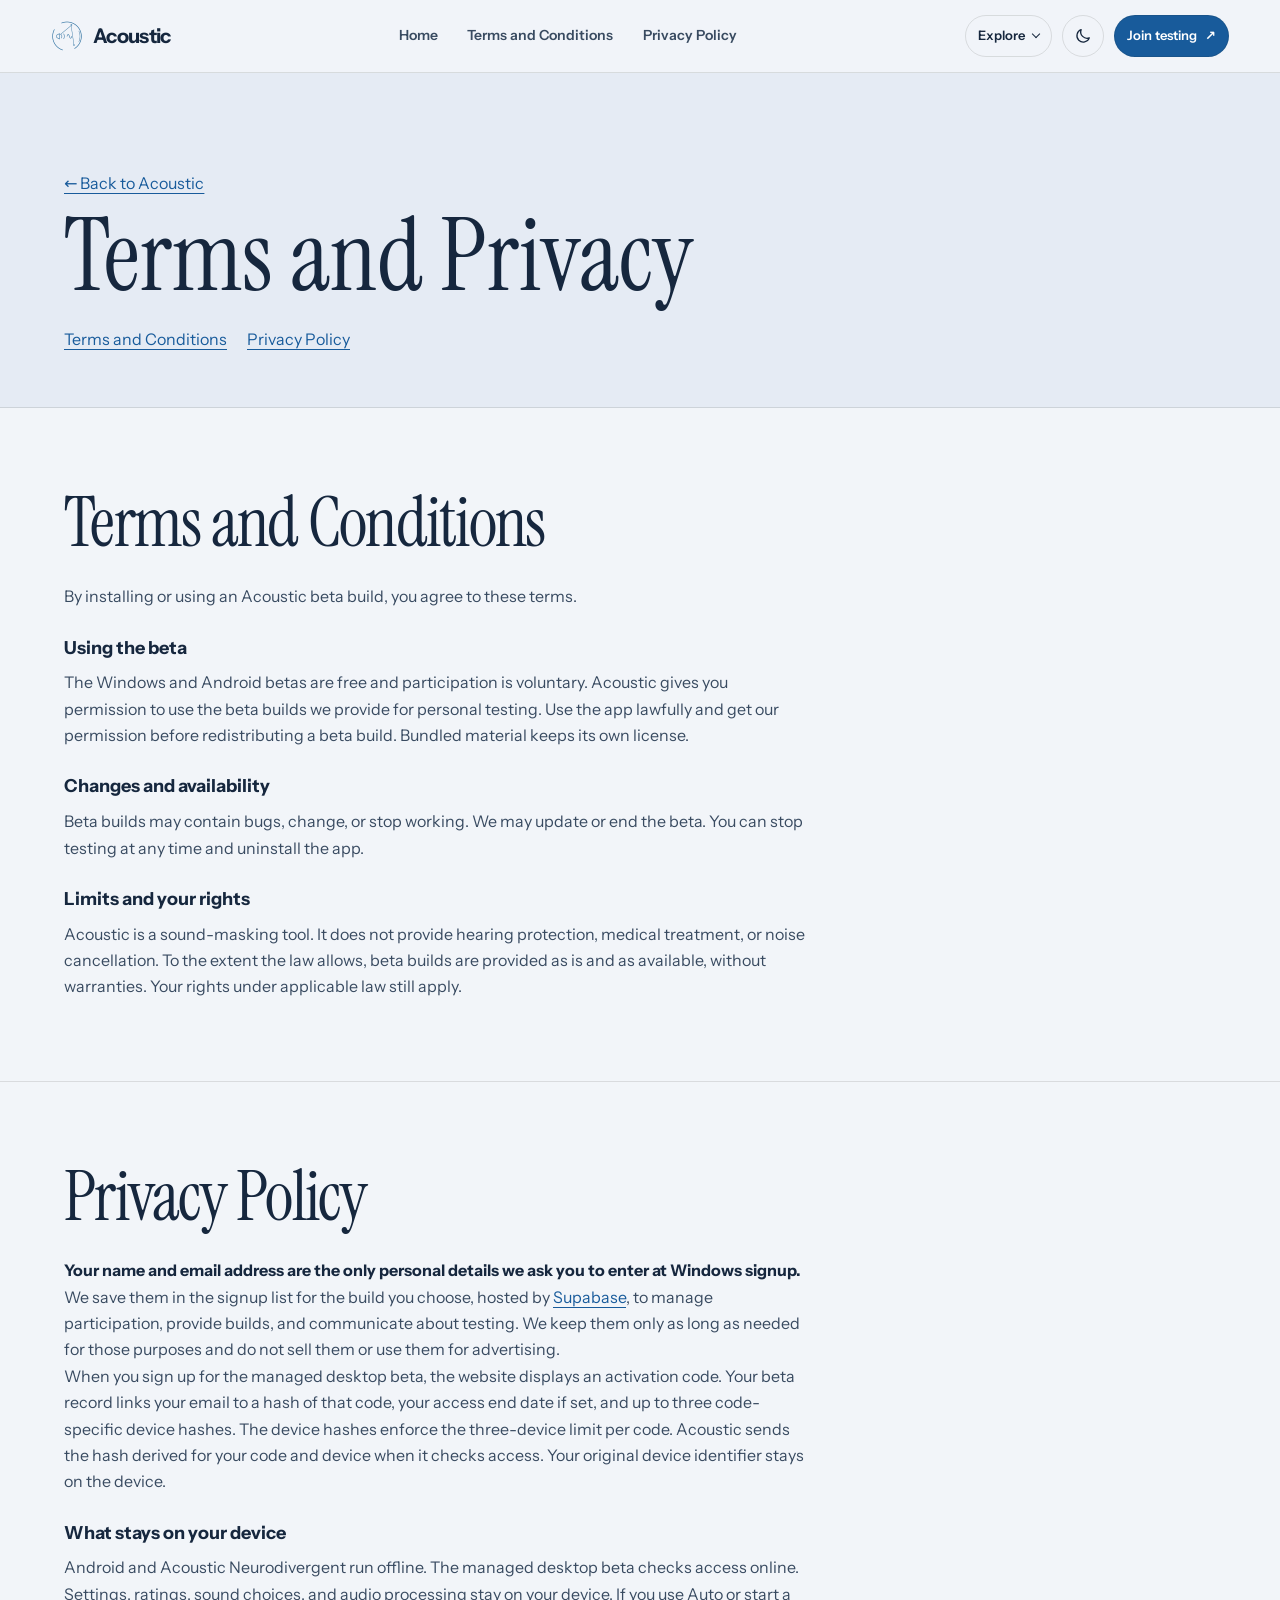
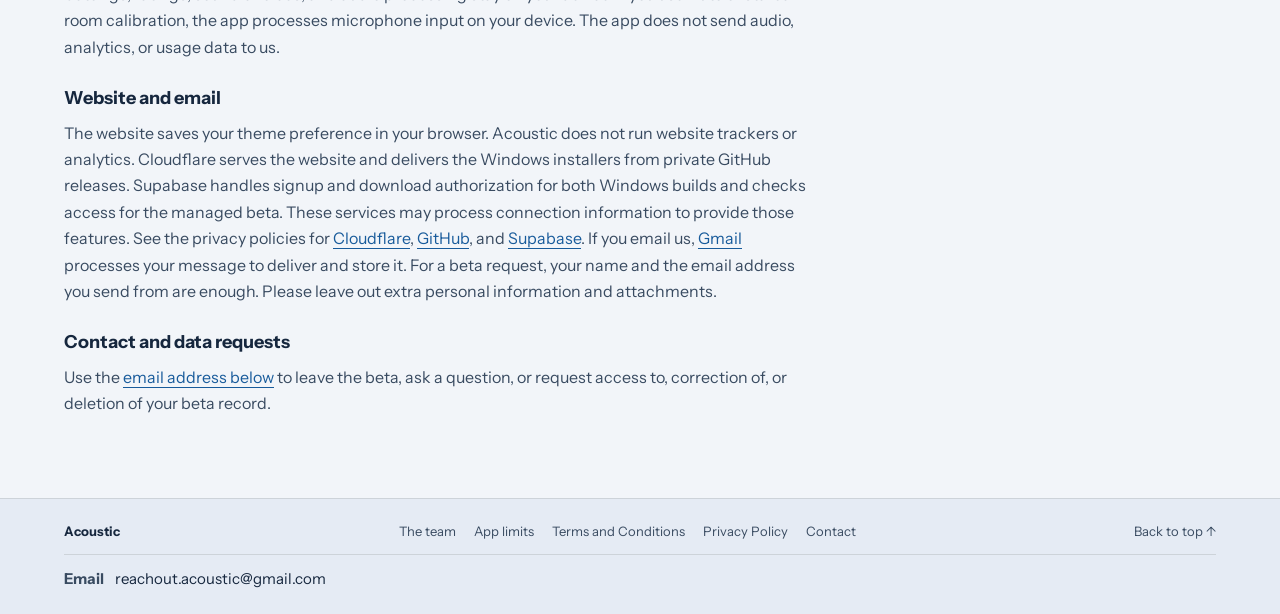
<file: legal.html>
<!DOCTYPE html>
<html lang="en">
<head>
  <meta charset="utf-8">
  <meta name="viewport" content="width=device-width, initial-scale=1">
  <title>Acoustic Terms and Privacy</title>
  <meta name="description" content="Read the terms for Acoustic beta testing and see how we handle tester information.">
  <meta name="theme-color" media="(prefers-color-scheme: light)" content="#f2f5f9">
<meta name="theme-color" media="(prefers-color-scheme: dark)" content="#0b1019">
<script>
  (function () {
    try {
      var saved = localStorage.getItem("acoustic-theme");
      var theme = (saved === "light" || saved === "dark") ? saved : (window.matchMedia("(prefers-color-scheme: light)").matches ? "light" : "dark");
      document.documentElement.setAttribute("data-theme", theme);
    } catch (e) {
      document.documentElement.setAttribute("data-theme", "dark");
    }
  })();
</script>
  <link rel="icon" type="image/png" sizes="64x64" href="favicon.png">
  <link rel="apple-touch-icon" href="apple-touch-icon.png">
  <meta property="og:type" content="website">
  <meta property="og:title" content="Acoustic Terms and Privacy">
  <meta property="og:description" content="Read the terms for Acoustic beta testing and see how we handle tester information.">
  <meta property="og:image" content="assets/og-image.png">
  <meta name="twitter:card" content="summary_large_image">
  <link rel="stylesheet" href="styles.css">
</head>
<body>

<a class="skip-link" href="#top">Skip to main content</a>
<div class="circle-cursor" aria-hidden="true"><i></i><b></b></div>
<header class="site-head" id="siteHead">
  <div class="head-inner">
    <a class="site-logo" href="index.html" aria-label="Acoustic home">
      <img class="logo-mark logo-ondark" src="assets/logo-mark-ondark.png" alt="" width="32" height="32">
      <img class="logo-mark logo-onlight" src="assets/logo-mark-onlight.png" alt="" width="32" height="32">
      <span class="logo-word">Acoustic</span>
    </a>
    <nav class="site-nav" aria-label="Main navigation">
      <a href="index.html">Home</a>
      <a href="#terms">Terms and Conditions</a>
      <a href="#privacy">Privacy Policy</a>
    </nav>
    <div class="head-meta">
      <details class="nav-menu" id="sectionMenu">
        <summary>Explore <span aria-hidden="true"></span></summary>
        <nav class="nav-menu-links" aria-label="Explore Acoustic">
          <a href="index.html">Home</a>
          <a href="#terms">Terms and Conditions</a>
          <a href="#privacy">Privacy Policy</a>
        </nav>
      </details>
      <button type="button" class="theme-toggle" id="themeToggle" aria-pressed="false" aria-label="Toggle light and dark mode" title="Toggle light and dark mode">
        <svg class="theme-sun" width="18" height="18" viewBox="0 0 24 24" fill="none" stroke="currentColor" stroke-width="1.7" stroke-linecap="round" aria-hidden="true"><circle cx="12" cy="12" r="4.2"/><path d="M12 2v3M12 19v3M2 12h3M19 12h3M4 4l2 2M18 18l2 2M4 20l2-2M18 6l2-2"/></svg>
        <svg class="theme-moon" width="18" height="18" viewBox="0 0 24 24" fill="none" stroke="currentColor" stroke-width="1.7" stroke-linecap="round" stroke-linejoin="round" aria-hidden="true"><path d="M20.4 14.5A8.5 8.5 0 0 1 9.5 3.6a8.5 8.5 0 1 0 10.9 10.9z"/></svg>
      </button>
      <a class="head-cta" href="index.html#get">Join testing <span aria-hidden="true">&nearr;</span></a>
    </div>
  </div>
  <div class="reading-progress" aria-hidden="true"></div>
</header>

<main id="top" tabindex="-1">
  <section class="guide-intro" aria-labelledby="legalHeading">
    <div class="wrap">
      <a class="guide-back" href="index.html">&larr; Back to Acoustic</a>
      <h1 id="legalHeading">Terms and Privacy</h1>
      <nav aria-label="On this page">
        <a href="#terms">Terms and Conditions</a>
        <a href="#privacy">Privacy Policy</a>
      </nav>
    </div>
  </section>

  <section class="band band-tight" id="terms" aria-labelledby="termsHeading">
    <div class="wrap">
      <div class="sec-head"><h2 id="termsHeading">Terms and Conditions</h2></div>
      <div class="legal-copy">
        <p>By installing or using an Acoustic beta build, you agree to these terms.</p>
        <h3>Using the beta</h3>
        <p>The Windows and Android betas are free and participation is voluntary. Acoustic gives you permission to use the beta builds we provide for personal testing. Use the app lawfully and get our permission before redistributing a beta build. Bundled material keeps its own license.</p>
        <h3>Changes and availability</h3>
        <p>Beta builds may contain bugs, change, or stop working. We may update or end the beta. You can stop testing at any time and uninstall the app.</p>
        <h3>Limits and your rights</h3>
        <p>Acoustic is a sound-masking tool. It does not provide hearing protection, medical treatment, or noise cancellation. To the extent the law allows, beta builds are provided as is and as available, without warranties. Your rights under applicable law still apply.</p>
      </div>
    </div>
  </section>

  <section class="band band-tight" id="privacy" aria-labelledby="privacyHeading">
    <div class="wrap">
      <div class="sec-head"><h2 id="privacyHeading">Privacy Policy</h2></div>
      <div class="legal-copy">
        <p><strong>Your name and email address are the only personal details we ask you to enter at Windows signup.</strong> We save them in the signup list for the build you choose, hosted by <a href="https://supabase.com/privacy">Supabase</a>, to manage participation, provide builds, and communicate about testing. We keep them only as long as needed for those purposes and do not sell them or use them for advertising.</p>
        <p>When you sign up for the managed desktop beta, the website displays an activation code. Your beta record links your email to a hash of that code, your access end date if set, and up to three code-specific device hashes. The device hashes enforce the three-device limit per code. Acoustic sends the hash derived for your code and device when it checks access. Your original device identifier stays on the device.</p>
        <h3>What stays on your device</h3>
        <p>Android and Acoustic Neurodivergent run offline. The managed desktop beta checks access online. Settings, ratings, sound choices, and audio processing stay on your device. If you use Auto or start a room calibration, the app processes microphone input on your device. The app does not send audio, analytics, or usage data to us.</p>
        <h3>Website and email</h3>
        <p>The website saves your theme preference in your browser. Acoustic does not run website trackers or analytics. Cloudflare serves the website and delivers the Windows installers from private GitHub releases. Supabase handles signup and download authorization for both Windows builds and checks access for the managed beta. These services may process connection information to provide those features. See the privacy policies for <a href="https://www.cloudflare.com/privacypolicy/">Cloudflare</a>, <a href="https://docs.github.com/en/site-policy/privacy-policies/github-general-privacy-statement">GitHub</a>, and <a href="https://supabase.com/privacy">Supabase</a>. If you email us, <a href="https://policies.google.com/privacy">Gmail</a> processes your message to deliver and store it. For a beta request, your name and the email address you send from are enough. Please leave out extra personal information and attachments.</p>
        <h3>Contact and data requests</h3>
        <p>Use the <a href="#contact">email address below</a> to leave the beta, ask a question, or request access to, correction of, or deletion of your beta record.</p>
      </div>
    </div>
  </section>
</main>
<footer class="site-foot">
  <div class="foot-bottom">
    <a class="footer-brand" href="index.html">Acoustic</a>
    <nav aria-label="Footer">
      <a href="guide.html#team">The team</a>
      <a href="guide.html#fineprint">App limits</a>
      <a href="legal.html#terms">Terms and Conditions</a>
      <a href="legal.html#privacy">Privacy Policy</a>
      <a href="#contact">Contact</a>
    </nav>
    <a href="#top">Back to top &uarr;</a>
    <p class="foot-contact" id="contact" tabindex="-1"><strong>Email</strong> <span>reachout.acoustic@gmail.com</span></p>
  </div>
</footer>
<script src="site.js" defer></script>
</body>
</html>
</file>
<file: styles.css>
/* Acoustic — dark dossier edition (content ours, scheme TransfuSion).
   Self-hosted Instrument Sans + Instrument Serif (SIL OFL). No third-party requests. */

@font-face {
  font-family: "Instrument Sans";
  font-style: normal;
  font-weight: 400 700;
  font-display: swap;
  src: url("assets/fonts/instrument-sans-var-latin.woff2") format("woff2-variations");
}
@font-face {
  font-family: "Instrument Sans";
  font-style: italic;
  font-weight: 400 700;
  font-display: swap;
  src: url("assets/fonts/instrument-sans-italic-var-latin.woff2") format("woff2-variations");
}
@font-face {
  font-family: "Instrument Serif";
  font-style: normal;
  font-weight: 400;
  font-display: swap;
  src: url("assets/fonts/instrument-serif-regular-latin.woff2") format("woff2");
}
@font-face {
  font-family: "Instrument Serif";
  font-style: italic;
  font-weight: 400;
  font-display: swap;
  src: url("assets/fonts/instrument-serif-italic-latin.woff2") format("woff2");
}

:root {
  --bg: #0b1019;
  --bg-2: #101826;
  --panel: #151f30;
  --panel-2: #1b293d;
  --ink: #eaf1fa;
  --dim: #b4c3d6;
  --faint: #aabbd0;
  --ghost: #1c1c20;
  --line: rgba(255, 255, 255, 0.08);
  --line-strong: rgba(255, 255, 255, 0.16);
  --accent: #92cbff;
  --accent-dim: rgba(146, 203, 255, .57);
  --tint: rgba(255, 255, 255, 0.02);
  --tint-2: rgba(255, 255, 255, 0.04);
  --ghostline: rgba(255, 255, 255, 0.18);
  --ghostline-hi: rgba(255, 255, 255, 0.4);
  --panel-chip: rgba(255, 255, 255, 0.06);
  --accent-tint: rgba(146, 203, 255, .10);
  --head-bg: rgba(11, 16, 25, .95);
  --foot: #080c13;
  --sage: #6f8f94;
  --err: #ff9a66;
  --ok: #bff3f8;
  --no: #ffd0b3;
  --spec-mid: #5c5c63;

  --sans: "Instrument Sans", "Avenir Next", "Segoe UI", system-ui, sans-serif;
  --serif: "Instrument Serif", Georgia, "Times New Roman", serif;
  --label: "Instrument Sans", "Avenir Next", "Segoe UI", system-ui, sans-serif;

  --r-none: 0px;
  --r-sm: 10px;

  --wrap: 1320px;
  --sp-1: 8px;
  --sp-2: 14px;
  --sp-3: 22px;
  --sp-4: 34px;
  --sp-5: 54px;
}

:root[data-theme="light"] {
  --bg: #f2f5f9;
  --bg-2: #e5ebf4;
  --panel: #fcfdff;
  --panel-2: #eaf0f7;
  --ink: #16273e;
  --dim: #394b61;
  --faint: #4b5d74;
  --ghost: #e2ded3;
  --line: rgba(38, 34, 28, 0.12);
  --line-strong: rgba(38, 34, 28, 0.3);
  --accent: #185b9b;
  --accent-dim: rgba(24, 91, 155, .54);
  --tint: rgba(38, 34, 28, 0.035);
  --tint-2: rgba(38, 34, 28, 0.06);
  --ghostline: rgba(38, 34, 28, 0.18);
  --ghostline-hi: rgba(38, 34, 28, 0.42);
  --panel-chip: rgba(38, 34, 28, 0.05);
  --accent-tint: rgba(24, 91, 155, .10);
  --head-bg: rgba(242, 245, 249, .95);
  --foot: #e5ebf4;
  --sage: #5f6b66;
  --err: #a9441f;
  --ok: #0e6f57;
  --no: #8a3a1c;
  --spec-mid: #a9a495;
}

* { margin: 0; padding: 0; box-sizing: border-box; }
html { background: var(--bg); overflow-x: clip; -webkit-text-size-adjust: 100%; scroll-padding-top: 88px; }
@media (prefers-reduced-motion: no-preference) { html { scroll-behavior: smooth; } }
body {
  background: var(--bg); color: var(--ink);
  font-family: var(--sans); font-weight: 400; font-size: 16px;
  line-height: 1.65; overflow-x: clip;
  -webkit-font-smoothing: antialiased; text-rendering: optimizeLegibility;
}
@supports not (overflow-x: clip) { html, body { overflow-x: hidden; } }

::selection { background: var(--ink); color: var(--bg); }
a { color: inherit; text-decoration: none; }
button { font: inherit; color: inherit; background: none; border: none; cursor: pointer; }
:focus-visible { outline: 2px solid var(--accent); outline-offset: 4px; border-radius: 2px; }
.mono { font-family: var(--label); font-weight: 600; }
.dim { color: var(--dim); }
.wrap { max-width: var(--wrap); margin: 0 auto; padding: 0 clamp(20px, 5vw, 80px); }
@media (max-width: 700px) { .wrap { padding: 0 18px; } }

/* corner reticle ticks */
.specimen-frame { position: relative; }
.tick { position: absolute; width: 13px; height: 13px; border: 0 solid var(--line-strong); pointer-events: none; }
.tick.tl { top: -1px; left: -1px; border-top-width: 1px; border-left-width: 1px; }
.tick.tr { top: -1px; right: -1px; border-top-width: 1px; border-right-width: 1px; }
.tick.bl { bottom: -1px; left: -1px; border-bottom-width: 1px; border-left-width: 1px; }
.tick.br { bottom: -1px; right: -1px; border-bottom-width: 1px; border-right-width: 1px; }
figure.specimen-frame .tick, .blend-detail .tick, .fig-card .tick { border-color: var(--line-strong); }

/* ============ sections: dossier furniture ============ */
.band { position: relative; padding: clamp(64px, 11vh, 112px) 0; z-index: 2; }
.band + .band { border-top: 1px solid var(--line); }
.band-tight { padding: clamp(60px, 9vh, 90px) 0; }

.sec-head { margin-bottom: 26px; }
.sec-head h2 {
  font-family: var(--serif); font-weight: 400;
  font-size: clamp(42px, 5.4vw, 76px); line-height: .99; letter-spacing: -.025em;
  text-wrap: balance;
}
.sec-strap { color: var(--dim); max-width: 60ch; font-size: 17px; margin: 0 0 clamp(24px, 5vh, 46px); }

/* ============ contents page (Inside) ============ */
.contents { list-style: none; border-top: 1px solid var(--line); }
.contents-row {
  display: grid; grid-template-columns: 60px minmax(0,1fr) auto; gap: clamp(16px, 3vw, 36px);
  align-items: baseline; padding: clamp(20px, 3.2vh, 30px) 0; border-bottom: 1px solid var(--line);
}
.contents-row:last-child { border-bottom: 1px solid var(--line); }
.contents-n { font-family: var(--serif); font-size: 2.1rem; font-weight: 400; color: var(--ink); line-height: 1; letter-spacing: -.01em; }
.contents-row:nth-child(2) .contents-n { color: var(--accent); }
.contents-body h3 { font-weight: 600; font-size: 15px; letter-spacing: .04em; text-transform: uppercase; margin-bottom: 4px; color: var(--ink); }
.contents-body p { color: var(--dim); font-size: 13.5px; margin: 0; }
.contents-tag { font-family: var(--label); font-size: 8.5px; letter-spacing: .22em; text-transform: uppercase; color: var(--faint); white-space: nowrap; }
@media (max-width: 700px) { .contents-row { grid-template-columns: 44px minmax(0,1fr); } .contents-tag { display: none; } .contents-n { font-size: 1.45rem; } }

/* shelf index */
.shelf-index { border: 1px solid var(--line); background: var(--panel); padding: clamp(22px, 3.4vw, 40px); margin: clamp(28px, 4vh, 48px) 0; }
.shelf-line { margin: 0 0 var(--sp-4); color: var(--dim); font-size: 14px; max-width: 60ch; }
.shelf-line b { color: var(--ink); font-weight: 600; }
.shelf-filter { display: grid; gap: 10px; margin-bottom: var(--sp-3); }
.shelf-filter-label { margin: 0; font-family: var(--label); font-size: 8.5px; letter-spacing: .26em; text-transform: uppercase; color: var(--faint); }
.shelf-chips { display: flex; flex-wrap: wrap; gap: 6px; }
.shelf-chip {
  font-family: var(--label); font-size: 10px; font-weight: 600; letter-spacing: .1em; cursor: pointer;
  color: var(--dim); background: transparent; border: 1px solid var(--line);
  padding: 7px 13px; border-radius: var(--r-sm); transition: all .2s ease;
}
.shelf-chip:hover { color: var(--ink); border-color: var(--line-strong); }
.shelf-chip[aria-pressed="true"] { color: var(--accent); border-color: var(--accent-dim); background: var(--accent-tint); }
.shelf-search-line { display: flex; align-items: center; gap: 12px; flex-wrap: wrap; margin: 0 0 var(--sp-2); }
.shelf-search-line label { font-family: var(--label); font-size: 8.5px; letter-spacing: .26em; text-transform: uppercase; color: var(--faint); }
.shelf-search-line input {
  font-family: var(--label); font-size: 11px; color: var(--ink); background: var(--panel-2);
  border: 1px solid var(--line); border-radius: var(--r-sm);
  padding: 10px 14px; min-width: 240px; flex: 1; max-width: 340px;
}
.shelf-search-line input:focus-visible { border-color: var(--accent-dim); }
.shelf-count-line { margin: 0 0 var(--sp-2); font-family: var(--label); font-size: 10px; letter-spacing: .12em; text-transform: uppercase; color: var(--dim); }
.shelf-count-line b { color: var(--accent); font-weight: 600; }
.shelf-list { display: grid; max-height: 350px; overflow-y: auto; border-top: 1px solid var(--line); }
.shelf-list:focus { outline: 1px solid var(--accent-dim); outline-offset: 2px; }
.shelf-row { display: flex; align-items: baseline; gap: 12px; flex-wrap: wrap; padding: 9px 2px; border-bottom: 1px solid var(--line); font-size: 13px; }
.shelf-row-t { color: var(--ink); font-weight: 600; }
.shelf-row-m { font-family: var(--label); font-size: 10px; color: var(--faint); letter-spacing: .06em; }
.shelf-row-b { margin-left: auto; font-family: var(--label); font-size: 9px; letter-spacing: .1em; color: var(--accent); border: 1px solid var(--accent-dim); border-radius: var(--r-sm); padding: 2px 8px; text-transform: uppercase; max-width: 100%; }
.shelf-empty { color: var(--dim); font-size: 13px; padding: var(--sp-3) 0; margin: 0; }
@media (max-width: 600px) { .shelf-row-b { margin-left: 0; } .shelf-search-line input { min-width: 0; max-width: none; } }

.shelf-key-line { margin: 0 0 var(--sp-3); padding: var(--sp-3) var(--sp-4); background: var(--panel-2); border-left: 1px solid var(--accent-dim); }
.shelf-key-line p { margin: 0; font-size: 13px; color: var(--dim); max-width: 60rem; }
.shelf-key-line b { color: var(--ink); font-weight: 600; }

/* spectrum */
.spectrum { display: grid; grid-template-columns: minmax(0,.95fr) minmax(0,1.05fr); gap: var(--sp-4); align-items: start; margin-bottom: clamp(32px, 5vh, 56px); }
@media (max-width: 980px) { .spectrum { grid-template-columns: minmax(0,1fr); } }
.spectrum-copy h3 { font-family: var(--serif); font-weight: 400; font-size: clamp(24px, 2.6vw, 36px); line-height: 1.08; letter-spacing: 0; margin: 0 0 var(--sp-2); }
.spectrum-copy p { color: var(--dim); font-size: 14px; margin: 0 0 var(--sp-2); max-width: 42rem; }
.spectrum-hint { color: var(--faint) !important; font-size: .84rem !important; }
.spectrum-panel { min-width: 0; background: var(--panel); border: 1px solid var(--line); padding: clamp(20px, 3vw, 36px); }
.spectrum-opts { display: flex; flex-wrap: wrap; gap: 6px; align-items: center; margin-bottom: var(--sp-3); }
.spectrum-label { margin: 0 6px 0 0; font-family: var(--label); font-size: 8.5px; letter-spacing: .26em; text-transform: uppercase; color: var(--faint); }
.spectrum-opts button {
  font-family: var(--label); font-size: 10px; letter-spacing: .1em; cursor: pointer;
  border: 1px solid var(--line); background: transparent; color: var(--dim);
  padding: 7px 13px; border-radius: var(--r-sm); transition: all .2s ease;
}
.spectrum-opts button:hover { color: var(--ink); border-color: var(--line-strong); }
.spectrum-opts button[aria-pressed="true"] { color: var(--accent); border-color: var(--accent-dim); background: var(--accent-tint); }
.spectrum-bars { display: grid; gap: 9px; margin-bottom: var(--sp-2); }
.spec-row { display: grid; grid-template-columns: 12rem minmax(0,1fr); gap: 10px; align-items: center; }
@media (max-width: 1100px) { .spec-row { grid-template-columns: 9rem minmax(0,1fr); } }
@media (max-width: 900px) { .spec-row { grid-template-columns: 12rem minmax(0,1fr); } }
@media (max-width: 600px) { .spec-row { grid-template-columns: minmax(0,1fr); gap: 4px; } }
.spec-name { font-size: 12px; color: var(--ink); font-weight: 600; overflow-wrap: anywhere; }
.spec-track { display: flex; height: 12px; overflow: hidden; background: var(--ghost); }
.spec-seg { display: block; height: 100%; }
.spec-low { background: var(--ink); }
.spec-mid { background: var(--spec-mid); }
.spec-high { background: var(--accent); }
.spectrum-read { margin: 0; font-size: 12px; color: var(--dim); }
.spectrum-key { display: flex; gap: 8px 16px; flex-wrap: wrap; font-family: var(--label); font-size: 9px; letter-spacing: .14em; text-transform: uppercase; color: var(--faint); margin: 0 0 var(--sp-3); padding: 0; list-style: none; }
.spectrum-key li { display: flex; align-items: center; gap: 7px; }
.swatch { width: 10px; height: 10px; display: block; flex: none; }

/* blend shelf */
.blend-grid { display: grid; grid-template-columns: 280px minmax(0,1fr); gap: var(--sp-4); align-items: start; }
@media (max-width: 900px) { .blend-grid { grid-template-columns: minmax(0,1fr); } }
.blend-list { display: grid; gap: 4px; }
@media (max-width: 900px) { .blend-list { display: flex; flex-wrap: wrap; gap: 6px; } }
.blend-tab {
  font-family: var(--label); text-align: left; cursor: pointer;
  background: transparent; color: var(--dim); border: 1px solid var(--line);
  padding: 11px 14px; font-size: 10px; letter-spacing: .08em; text-transform: uppercase;
  display: flex; align-items: baseline; gap: 10px; transition: all .2s ease;
}
.blend-tab .bt-no { font-size: 8.5px; color: var(--faint); }
.blend-tab:hover { color: var(--ink); border-color: var(--line-strong); }
.blend-tab[aria-pressed="true"] { color: var(--accent); border-color: var(--accent-dim); background: var(--accent-tint); }
.blend-tab[aria-pressed="true"] .bt-no { color: var(--accent-dim); }
@media (max-width: 900px) { .blend-tab { padding: 8px 12px; } .blend-tab .bt-no { display: none; } }
.blend-detail { background: var(--panel); border: 1px solid var(--line); padding: clamp(22px, 3vw, 40px); min-height: 280px; }
.blend-hint { color: var(--dim); margin: 0; font-size: 14px; }
.blend-detail h3 { font-family: var(--serif); font-weight: 400; font-size: clamp(28px, 3.2vw, 44px); line-height: 1.02; margin: 0 0 6px; letter-spacing: 0; }
.blend-sub { font-family: var(--label); font-size: 9px; letter-spacing: .3em; text-transform: uppercase; color: var(--accent); margin: 0 0 var(--sp-3); }
.blend-amounts { display: grid; gap: 12px; margin: 0 0 var(--sp-3); }
.blend-amt { display: grid; gap: 5px; }
.blend-amt-top { display: flex; justify-content: space-between; align-items: baseline; gap: 12px; font-size: 13px; }
.blend-amt-top b { color: var(--ink); font-weight: 600; }
.blend-amt-top .pct { font-family: var(--label); font-size: 11px; color: var(--accent); }
.blend-amt-top .meta { font-family: var(--label); font-size: 9px; color: var(--faint); letter-spacing: .1em; text-transform: uppercase; }
.blend-bar { height: 6px; background: var(--ghost); overflow: hidden; }
.blend-bar span { display: block; height: 100%; background: var(--accent); }
.blend-amt.accent .blend-bar span { background: var(--ink); }
.blend-sum { font-size: 13px; color: var(--dim); border-top: 1px solid var(--line); padding-top: 12px; margin: 0; }
.blend-sum b { color: var(--ink); font-weight: 600; }
.blend-note { margin-top: var(--sp-3); color: var(--dim); font-size: 13px; max-width: 46rem; }

/* ============ how it works ============ */
.how-grid { display: grid; grid-template-columns: minmax(0,1fr) minmax(0,1fr); gap: var(--sp-5); align-items: center; }
@media (max-width: 980px) { .how-grid { grid-template-columns: minmax(0,1fr); } }
.steps { display: grid; gap: 0; border-top: 1px solid var(--line); }
.step { display: flex; gap: var(--sp-3); align-items: flex-start; padding: var(--sp-3) 0; border-bottom: 1px solid var(--line); }
.step-no { flex: none; font-family: var(--serif); font-style: italic; font-size: 2.4rem; font-weight: 400; line-height: 1; color: transparent; -webkit-text-stroke: 1px var(--ghostline-hi); width: 3.4rem; }
.step h3 { font-weight: 600; font-size: 17px; letter-spacing: .06em; text-transform: uppercase; margin: 0 0 4px; color: var(--ink); }
.step p { margin: 0; color: var(--dim); font-size: 14px; }
.fig-card { background: var(--panel); border: 1px solid var(--line); padding: var(--sp-3); }
.fig-card canvas { display: block; width: 100%; height: auto; }
.fig-cap { margin-top: var(--sp-2); padding-top: var(--sp-2); border-top: 1px solid var(--line); font-size: 13px; color: var(--dim); }
.fig-cap b { color: var(--ink); font-weight: 600; }

/* ============ picker ============ */
.picker { border: 1px solid var(--line); background: var(--panel); padding: clamp(22px, 3.4vw, 40px); display: grid; gap: var(--sp-4); max-width: 960px; }
.picker-q { display: grid; gap: 10px; }
.picker-label { font-family: var(--label); font-size: 9px; letter-spacing: .28em; text-transform: uppercase; color: var(--faint); margin: 0; }
.picker-opts { display: flex; flex-wrap: wrap; gap: 6px; }
.picker-opts button {
  font-family: var(--label); font-size: 10px; letter-spacing: .06em; color: var(--dim);
  border: 1px solid var(--line); padding: 11px 16px; border-radius: var(--r-sm); transition: all .2s ease;
}
.picker-opts button:hover { color: var(--ink); border-color: var(--line-strong); }
.picker-opts button[aria-pressed="true"] { color: var(--accent); border-color: var(--accent-dim); background: var(--accent-tint); }
.picker-result { border: 1px solid var(--line); border-left: 1px solid var(--accent); background: var(--panel-2); padding: 18px 20px; min-height: 4.5em; display: grid; gap: 6px; align-content: center; }
.picker-result strong { font-weight: 600; font-size: 16px; color: var(--ink); letter-spacing: .02em; }
.picker-result span { color: var(--dim); font-size: 14px; }
.picker-result[data-ready="false"] strong { color: var(--faint); font-weight: 600; }
.picker-jump { justify-self: start; margin-top: 6px; font-family: var(--label); font-size: 10px; letter-spacing: .12em; text-transform: uppercase; cursor: pointer; color: var(--accent); border: 1px solid var(--accent-dim); padding: 8px 13px; transition: all .2s ease; }
.picker-jump:hover { background: var(--accent-tint); }

/* ============ benches (drawn, not rendered) ============ */
.rig-band { background: var(--bg-2); }


/* practice benches */
.tools-grid { display: grid; grid-template-columns: repeat(2, minmax(0,1fr)); gap: 1px; background: var(--line); border: 1px solid var(--line); margin-top: var(--sp-4); }
@media (max-width: 980px) { .tools-grid { grid-template-columns: minmax(0,1fr); } }
.tool { background: var(--bg); }
.tool-frame { padding: var(--sp-2) var(--sp-2) 0; }
.tool-frame canvas { display: block; width: 100%; height: auto; }
.tool-body { padding: var(--sp-3); display: grid; gap: var(--sp-2); }
.tool-kicker { margin: 0; font-family: var(--label); font-size: 9px; letter-spacing: .3em; text-transform: uppercase; color: var(--accent); }
.tool-read { margin: 0; font-size: 13px; color: var(--dim); min-height: 3em; }
.tool-read b { color: var(--ink); font-weight: 600; }
.tool-read code { font-family: var(--sans); font-weight: 600; font-variant-numeric: tabular-nums; color: var(--accent); font-size: 12px; }
.tool-ctl { display: flex; align-items: center; gap: 12px; flex-wrap: wrap; }
.tool-ctl label { font-family: var(--label); font-size: 9px; letter-spacing: .22em; text-transform: uppercase; color: var(--faint); }
.tool-ctl input[type="range"] { flex: 1; min-width: 140px; accent-color: var(--accent); }
.tool-ctl output { font-family: var(--label); font-size: 11px; color: var(--ink); min-width: 8ch; }
.compare-note { margin-top: var(--sp-3); color: var(--faint); font-size: 13px; max-width: 46rem; }

/* ============ screenshots: the specimen plates ============ */
.plates { display: grid; grid-template-columns: repeat(3, minmax(0,1fr)); gap: clamp(24px, 4vw, 60px); }
@media (max-width: 900px) { .plates { grid-template-columns: minmax(0,1fr); max-width: 360px; margin: 0 auto; } }
.plate { margin: 0; position: relative; }
.plate img { display: block; width: 100%; height: auto; border: 1px solid var(--line); background: #000; filter: brightness(.82) contrast(1.08); }
.plate figcaption { margin-top: 12px; font-size: 13px; color: var(--dim); }
.plate figcaption b { color: var(--ink); font-weight: 600; }
.plate-no {
  position: absolute; bottom: 64px; right: 6px; font-family: var(--serif); font-style: italic; font-size: clamp(72px, 9vw, 130px); font-weight: 400; line-height: 1;
  color: transparent; -webkit-text-stroke: 1px var(--ghostline); user-select: none; pointer-events: none; z-index: 1;
}
.plate-tilt-l, .plate-tilt-r, .plate-tilt-l2 { transform: none; }

/* ============ a day with acoustic ============ */
.day-grid { display: grid; grid-template-columns: repeat(2, minmax(0,1fr)); gap: 0; border-top: 1px solid var(--line); }
.day-item { display: flex; gap: var(--sp-3); align-items: baseline; padding: var(--sp-4) var(--sp-3) var(--sp-4) 0; border-bottom: 1px solid var(--line); }
.day-item-out { padding-left: 6%; }
.day-time { flex: none; font-family: var(--label); font-size: 11px; letter-spacing: .2em; color: var(--accent); border: 1px solid var(--accent-dim); border-radius: var(--r-none); padding: 5px 11px; margin: 0; }
.day-body { margin: 0; color: var(--dim); font-size: 15px; line-height: 1.7; }
.day-body b { color: var(--ink); font-weight: 600; }
@media (max-width: 900px) { .day-grid { grid-template-columns: minmax(0,1fr); } .day-item-out { padding-left: 0; } }
.manifesto {
  margin: clamp(44px, 8vh, 84px) auto 0; max-width: 62rem; text-align: center;
  font-family: var(--serif);
  font-size: clamp(2.2rem, 5vw, 4.3rem); line-height: 1.04;
  letter-spacing: .002em; text-transform: none; color: var(--ink);
}
.manifesto em { font-style: italic; color: transparent; -webkit-text-stroke: 1px var(--ghostline-hi); }
.scribble { display: none; }

/* ============ anatomy: file card ============ */
.anatomy { display: grid; grid-template-columns: repeat(4, minmax(0,1fr)); gap: 1px; background: var(--line); border: 1px solid var(--line); }
@media (max-width: 980px) { .anatomy { grid-template-columns: repeat(2, minmax(0,1fr)); } }
@media (max-width: 600px) { .anatomy { grid-template-columns: minmax(0,1fr); } }
.anatomy-step { background: var(--bg); padding: clamp(20px, 3vw, 34px); position: relative; }
.anatomy-step::after { content: none; }
.anatomy-step code { font-family: var(--serif); font-style: italic; font-size: 15px; color: var(--accent); letter-spacing: .02em; }
.anatomy-step h3 { font-weight: 600; font-size: 15px; letter-spacing: .04em; text-transform: uppercase; margin: 12px 0 6px; color: var(--ink); }
.anatomy-step p { margin: 0; color: var(--dim); font-size: 13px; }

/* ============ compare ============ */
.compare-scroll { overflow-x: auto; border: 1px solid var(--line); }
.compare { width: 100%; border-collapse: collapse; font-size: 13px; background: var(--panel); min-width: 720px; }
.compare thead th { text-align: left; font-weight: 600; font-size: 13px; letter-spacing: .03em; padding: 16px 18px; border-bottom: 1px solid var(--line-strong); background: var(--panel-2); color: var(--ink); }
.compare thead th:first-child { width: 22%; }
.compare thead th span { display: block; font-family: var(--label); font-weight: 600; font-size: 8.5px; color: var(--accent); letter-spacing: .22em; text-transform: uppercase; margin-top: 3px; }
.compare tbody th { text-align: left; padding: 13px 18px; color: var(--dim); font-weight: 600; border-bottom: 1px solid var(--line); font-size: 12px; }
.compare td { padding: 13px 18px; color: var(--dim); border-bottom: 1px solid var(--line); }
.compare td b { color: var(--ink); font-weight: 600; }
.compare tbody tr:last-child th, .compare tbody tr:last-child td { border-bottom: 0; }
.compare tbody tr:nth-child(even) { background: var(--tint); }
.compare-note { margin-top: var(--sp-3); color: var(--dim); font-size: 13px; max-width: 46rem; }
.compare-note a { color: var(--accent); text-decoration: underline; text-underline-offset: 3px; }

/* ============ fine print: the dossier card ============ */
.fineprint-wrap::before {
  content: "ACOUSTIC / FINE PRINT / V0.23.0"; position: absolute; top: 10px; right: 14px;
  font-family: var(--label); font-size: 8px; letter-spacing: .3em; color: var(--faint);
}
.promise-grid { display: grid; grid-template-columns: repeat(2, minmax(0,1fr)); gap: clamp(24px, 4vw, 56px); }
@media (max-width: 900px) { .promise-grid { grid-template-columns: minmax(0,1fr); } }
.promise-card h3 { font-weight: 600; font-size: 14px; letter-spacing: .22em; text-transform: uppercase; margin: 0 0 var(--sp-2); color: var(--accent); }
.promise-card.bad h3 { color: var(--err); }
.promise-list { list-style: none; margin: 0; padding: 0; display: grid; gap: 13px; }
.promise-list li { display: flex; gap: 12px; align-items: flex-start; color: var(--dim); font-size: 13.5px; }
.promise-list b { color: var(--ink); font-weight: 600; }
.promise-list svg { flex: none; margin-top: 2px; stroke: var(--accent); }
.promise-card.bad .promise-list svg { stroke: var(--err); }

/* ============ team ============ */
.team-triangle { display: grid; gap: clamp(16px, 3vw, 26px); justify-items: center; }
.team-triangle > .member:first-child { width: min(430px, 100%); }
.team-row { display: grid; grid-template-columns: repeat(2, minmax(0,1fr)); gap: clamp(16px, 3vw, 26px); width: min(760px, 100%); }
@media (max-width: 640px) { .team-row { grid-template-columns: minmax(0,1fr); } }
.member { background: var(--bg); padding: clamp(24px, 3vw, 40px); border: 1px solid var(--line); }
.team-triangle .member {
  background: var(--tint);
  border-color: rgba(233,196,106,.18);
}
.team-triangle .member-role { color: var(--dim); }
.monogram {
  width: 56px; height: 56px; display: grid; place-items: center;
  font-family: var(--label); font-weight: 400; font-size: 20px;
  color: var(--accent); border: 1px solid var(--accent-dim); margin-bottom: var(--sp-2);
}
.monogram-dim {
  background: transparent; border-color: rgba(233,196,106,.4); color: #c9b579;
}
.member h3 { font-family: var(--serif); font-weight: 400; font-size: 21px; margin: 0 0 4px; letter-spacing: 0; }
.member-role { font-family: var(--label); font-size: 8.5px; letter-spacing: .22em; text-transform: uppercase; color: var(--faint); margin: 0 0 14px; }
.team-note { margin-top: var(--sp-4); color: var(--faint); font-family: var(--label); font-size: 10px; letter-spacing: .2em; text-transform: uppercase; }

/* ============ compat ============ */
.compat-card {
  display: grid; grid-template-columns: minmax(0,1.1fr) minmax(0,1fr); gap: var(--sp-5); align-items: center;
  border: 1px solid var(--line); background: radial-gradient(ellipse at 50% 120%, var(--accent-tint) 0%, rgba(5,5,6,0) 60%), var(--panel);
  padding: clamp(28px, 4.5vw, 64px); min-width: 0;
}
@media (max-width: 900px) { .compat-card { grid-template-columns: minmax(0,1fr); gap: var(--sp-4); } }
.compat-card h2 { font-family: var(--serif); font-weight: 400; font-size: clamp(30px, 3.6vw, 50px); letter-spacing: 0; text-transform: none; line-height: 1.05; margin: var(--sp-1) 0 var(--sp-2); color: var(--ink); }
.compat-card p { color: var(--dim); margin: 0; max-width: 46rem; }
.compat-card .eyebrow,
.compat-card .sec-strap { color: var(--faint); }
.compat-form { display: grid; gap: 12px; min-width: 0; }
.compat-form label { font-family: var(--label); font-size: 9px; letter-spacing: .28em; text-transform: uppercase; color: var(--faint); }
.compat-form select {
  font-family: var(--label); font-size: 12px; max-width: 100%; min-width: 0; color: var(--ink);
  background: var(--panel-2); border: 1px solid var(--line); padding: 14px 16px; border-radius: var(--r-sm);
}
.compat-result { display: block; min-height: 3.4em; max-width: 100%; border: 1px solid var(--line); border-left: 1px solid var(--accent); padding: 14px 16px; color: var(--dim); font-size: 13px; }
.compat-result.ok { border-left-color: var(--accent); color: var(--ok); }
.compat-result.no { border-left-color: var(--err); color: var(--no); }


/* ============ questions: hairline grid FAQ ============ */
.qa { display: grid; gap: 1px; background: var(--line); border: 1px solid var(--line); max-width: 1080px; }
.qa details { background: var(--bg); padding: 2px clamp(16px, 2.2vw, 26px); transition: background .2s ease; }
.qa details[open] { background: var(--panel); }
.qa summary { cursor: pointer; list-style: none; padding: 17px 0; display: flex; justify-content: space-between; gap: var(--sp-3); align-items: center; font-weight: 600; font-size: 15px; color: var(--ink); letter-spacing: .02em; }
.qa summary::-webkit-details-marker { display: none; }
.qa summary .pm { flex: none; font-family: var(--label); font-weight: 400; font-size: 18px; color: var(--dim); transition: transform .25s ease, color .25s ease; width: auto; height: auto; border: 0; background: none; }
.qa details[open] summary .pm { transform: rotate(45deg); color: var(--accent); }
.qa details p { margin: 0 0 17px; color: var(--dim); max-width: 60rem; font-size: 13.5px; }

/* ============ the access (CTA) ============ */
.access {
  display: grid; place-items: center; text-align: center;
  padding: clamp(80px, 12vh, 150px) 24px; border-top: 1px solid var(--line); position: relative; z-index: 2;
}
.access-title {
  font-family: var(--serif);
  font-size: clamp(52px, 9vw, 120px); line-height: .95;
  font-weight: 400;
  margin: 0 0 30px; color: var(--ink); letter-spacing: -.025em; text-wrap: balance;
}
.access-sub { font-weight: 400; font-size: clamp(15px, 1.3vw, 18px); line-height: 1.75; color: var(--dim); max-width: 46ch; margin: 0 auto 38px; }
.access-sub b { color: var(--ink); font-weight: 600; }
.btn-access {
  position: relative; display: inline-flex; align-items: center; gap: 12px;
  font-family: var(--label); font-size: 11px; letter-spacing: .4em; text-transform: uppercase;
  color: var(--ink); border: 1px solid var(--accent-dim); padding: 16px clamp(18px, 4vw, 42px);
  overflow: hidden; transition: color .45s cubic-bezier(.77,0,.18,1); isolation: isolate; text-decoration: none;
}
.btn-access::before {
  content: ""; position: absolute; inset: 0; background: var(--accent);
  transform: scaleY(0); transform-origin: bottom;
  transition: transform .45s cubic-bezier(.77,0,.18,1); z-index: -1;
}
.btn-access:hover { color: var(--bg); }
.btn-access:hover::before { transform: scaleY(1); }

.site-foot { border-top: 1px solid var(--line); background: var(--foot); position: relative; z-index: 2; }
@media print {
  .site-head, .skip-link { display: none; }
  body { background: #fff; color: #000; }
}

/* a margin note — small mono aside with a hand-drawn arrow (rig only) */
.margin-note {
  position: absolute; right: var(--sp-4); top: var(--sp-5);
  max-width: 150px; font-family: var(--label); font-size: 9px; letter-spacing: .12em;
  line-height: 1.7; color: var(--accent);
  user-select: none; pointer-events: none; z-index: 5;
  text-transform: uppercase;
}
.margin-note svg { display: block; margin-top: 6px; width: 48px; height: 20px; }
@media (max-width: 1400px) { .margin-note { display: none; } }

/* ============ immersive layer: aqua mark, living hero, gentle depth ============ */

/* eyebrow label (mono retired; Instrument Sans tracks uppercase cleanly) */
.eyebrow {
  font-family: var(--label); font-weight: 600; font-size: 9px;
  letter-spacing: .3em; text-transform: uppercase; color: var(--accent); margin: 0 0 var(--sp-2);
}

/* theme-matched logo: aqua on the dark page, deep teal on the light page */
.logo-mark { display: none; }
:root[data-theme="dark"] .logo-ondark { display: block; filter: hue-rotate(24deg) brightness(1.3); }
:root[data-theme="light"] .logo-onlight { display: block; filter: hue-rotate(25deg); }

/* the plates lean toward you on hover — a hand on each screen */
.plate { transition: transform .65s cubic-bezier(.16,1,.3,1); }
@media (hover: hover) and (prefers-reduced-motion: no-preference) {
  .plate:hover { transform: perspective(1100px) rotateY(-4deg) rotateX(2.2deg) translateY(-9px); }
  .plate:hover img { box-shadow: 0 34px 70px rgba(0, 0, 0, .5); }
}
.plate img { transition: box-shadow .65s cubic-bezier(.16,1,.3,1); box-shadow: 0 14px 38px rgba(0, 0, 0, .34); }

/* Navigation and cover */
.skip-link {
  position: fixed; top: 12px; left: 12px; z-index: 950;
  padding: 10px 16px; border-radius: 8px; background: var(--ink); color: var(--bg);
  transform: translateY(-150%);
}
.skip-link:focus { transform: none; }
#top:focus, main section[tabindex="-1"]:focus { outline: none; }
.site-head {
  position: fixed; inset: 0 0 auto; z-index: 900;
  color: var(--ink); background: var(--head-bg); border-bottom: 1px solid var(--line);
  backdrop-filter: blur(18px);
}
.head-inner {
  max-width: 1500px; min-height: 72px; padding: 0 clamp(16px, 4vw, 60px);
  margin: auto; display: flex; align-items: center; justify-content: space-between; gap: 16px;
}
.site-logo, .site-nav, .head-meta { display: flex; align-items: center; }
.site-logo { gap: 10px; flex: none; }
.logo-word { font-size: 20px; font-weight: 700; letter-spacing: -.035em; }
.site-nav { gap: clamp(14px, 2vw, 34px); }
.site-nav a { padding: 10px 2px; color: var(--dim); font-size: 14px; font-weight: 600; }
.site-nav a:hover, .site-nav a[aria-current] { color: var(--accent); }
.head-meta { gap: 10px; }
.theme-toggle, .nav-menu summary, .head-cta {
  display: inline-flex; align-items: center; justify-content: center; gap: 8px;
  min-height: 42px; padding: 0 12px; border: 1px solid var(--line); border-radius: 99px;
  font-size: 13px; font-weight: 600; white-space: nowrap;
  transition: background-color .2s ease, border-color .2s ease;
}
.theme-toggle { width: 42px; padding: 0; }
.theme-toggle:hover, .nav-menu summary:hover, .nav-menu[open] summary { background: var(--accent-tint); border-color: var(--accent-dim); }
.theme-toggle .theme-moon, :root[data-theme="light"] .theme-sun { display: none; }
:root[data-theme="light"] .theme-moon { display: block; }
.head-cta { background: var(--accent); color: var(--bg); }
:root[data-theme="light"] .head-cta, :root[data-theme="light"] .btn-access:hover { color: white; }
.head-cta:hover { background: var(--ink); }
.nav-menu summary { list-style: none; cursor: pointer; }
.nav-menu summary::-webkit-details-marker { display: none; }
.nav-menu summary span {
  width: 6px; height: 6px; border: solid currentColor; border-width: 0 1px 1px 0;
  transform: translateY(-2px) rotate(45deg); transition: transform .2s ease;
}
.nav-menu[open] summary span { transform: translateY(1px) rotate(225deg); }
.nav-menu-links {
  position: absolute; top: calc(100% + 9px); right: clamp(12px, 4vw, 60px);
  width: min(390px, calc(100vw - 24px)); max-height: calc(100dvh - 95px); overflow: auto;
  padding: clamp(16px, 3vw, 26px); display: grid; grid-template-columns: repeat(2, minmax(0, 1fr)); gap: 4px 10px;
  border: 1px solid var(--line-strong); border-radius: 18px; background: var(--panel);
  box-shadow: 0 20px 60px #0004;
}
.nav-menu-links a { display: block; padding: 8px; border-radius: 8px; color: var(--dim); font-size: 14px; line-height: 1.4; }
.nav-menu-links a:hover, .nav-menu-links a[aria-current] { color: var(--ink); background: var(--accent-tint); }
.reading-progress {
  position: absolute; inset: auto 0 -1px; height: 2px; background: var(--accent);
  pointer-events: none; transform: scaleX(var(--reading-progress, 0)); transform-origin: left center;
}

.hero {
  color: #eff5ff; background: #0b1019;
  background-image: radial-gradient(ellipse at 78% 58%, #122c4d, #0b1019 53%);
}
.hero-content {
  width: min(var(--wrap), 100%); margin: auto; display: grid;
  grid-template-columns: minmax(0, 1.18fr) minmax(0, 1fr); align-items: center;
  gap: clamp(22px, 4.5vw, 72px); min-height: clamp(630px, 86svh, 840px);
  padding: clamp(104px, 13vh, 150px) clamp(20px, 5vw, 80px) clamp(40px, 8vh, 86px);
}
.hero-brand { container-type: inline-size; }
.hero-kicker {
  display: flex; flex-wrap: wrap; align-items: center; gap: 9px;
  margin-bottom: clamp(20px, 4vh, 36px); color: #badcff;
  font-size: clamp(10px, 1.14vw, 12px); font-weight: 600; letter-spacing: .12em; text-transform: uppercase;
}
.hero-kicker span { width: 18px; height: 1px; background: #72b6fb; }
.hero-title { font: 400 clamp(53px, 15cqi, 106px)/.92 var(--serif); letter-spacing: -.04em; }
.hero-title em { color: #92cbff; }
.hero-sub { max-width: 43ch; margin: 24px 0; color: #cfdeef; font-size: clamp(16px, 1.42vw, 19px); line-height: 1.58; }
.hero-actions { display: flex; flex-wrap: wrap; gap: 10px 22px; align-items: center; }
.btn-primary, .btn-secondary {
  display: inline-flex; align-items: center; justify-content: space-between; gap: 14px;
  min-height: 48px; border: 1px solid transparent;
  font-size: 14px; font-weight: 700; transition: background-color .22s ease, border-color .22s ease, transform .22s ease;
}
.btn-primary { color: #0d2039; background: #a2d4ff; border-radius: 4px; padding: 10px 18px; }
.btn-primary:hover { background: #d5ebff; }
.btn-secondary { color: #eff5ff; padding: 10px 2px; border-bottom-color: #8ac6ff66; }
.btn-secondary:hover { border-bottom-color: #a9d5ff; }
.hero a:focus-visible { outline-color: #92cbff; }
.hero-note { margin-top: 18px; color: #b5c9e2; font-size: 13px; }
.hero-note a { color: inherit; text-decoration: underline; text-underline-offset: 3px; }
.hero-visual { margin: 0; min-width: 0; }
.phone-stage {
  display: grid; place-items: center; position: relative; isolation: isolate;
  perspective: 1050px; padding: clamp(24px, 3vw, 42px) 0;
}
.phone-rings {
  position: absolute; z-index: -1; width: min(95%, 485px); aspect-ratio: 1;
  border: 1px solid #71b6fb41; border-radius: 50%;
  background:
    radial-gradient(circle, transparent 0 42%, #7dc4ff36 42.15% 42.4%, transparent 42.6% 59%, #7dc4ff30 59.15% 59.4%, transparent 59.6%),
    linear-gradient(0deg, transparent 49.85%, #7dc4ff36 50%, transparent 50.15%),
    linear-gradient(90deg, transparent 49.85%, #7dc4ff36 50%, transparent 50.15%);
}
.hero-phone {
  display: block; width: 100%; position: relative; border-radius: 29px;
  padding: 6px; background: #0e141d;
  border: 1px solid #8099b5; box-shadow: 4px 1px 0 #425973, 7px 2px 0 #213246, 26px 30px 55px #040811ca;
  transform: rotate(-8deg) rotateY(-13deg) rotateX(4deg);
}
.hero-phone img { display: block; width: 100%; height: auto; border-radius: 23px; background: #000; }
.hero-visual figcaption {
  display: flex; flex-wrap: wrap; justify-content: space-between; gap: 4px 12px;
  margin-top: 14px; padding-top: 12px; border-top: 1px solid #88bcf453;
  color: #b5c9e2; font-size: 13px;
}
.hero-visual figcaption a { color: #b4dcff; font-weight: 600; }
.hero-visual figcaption a:hover { text-decoration: underline; text-underline-offset: 4px; }

.band-tint { background: var(--bg-2); }
.plate img { filter: none; border-radius: 20px; }
.shelf-index, .spectrum-panel, .fig-card, .picker, .blend-detail, .compat-card, .fineprint-wrap, .member {
  border-radius: 6px;
}
.shelf-chip, .picker-opts button, .spectrum-opts button { min-height: 40px; border-radius: 9px; }
.shelf-search-line input, .compat-form select { min-height: 44px; font-size: 16px; }
.tools-grid, .anatomy, .compare-scroll, .qa { border-radius: 6px; overflow: hidden; }
.compare-scroll { overflow-x: auto; }
.access {
  background: radial-gradient(ellipse at 50% 105%, var(--accent-tint), transparent 70%), var(--bg-2);
}
.btn-access { border-radius: 99px; overflow: hidden; }

@media (max-width: 1040px) {
  .site-nav { display: none; }
}
@media (max-width: 760px) {
  .hero { background-image: radial-gradient(ellipse at 60% 75%, #122c4d, #0b1019 56%); }
  .hero-content { grid-template-columns: minmax(0, 1fr); gap: 24px; min-height: 0; padding-bottom: 27px; }
  .hero-visual { width: min(100%, 440px); }
  .phone-stage { padding: 16px 0; }
}
@media (max-width: 540px) {
  .head-inner { min-height: 64px; gap: 8px; }
  .head-meta { gap: 6px; }
  .head-cta { display: none; }
  .hero-kicker { margin-bottom: 14px; letter-spacing: .08em; }
  .hero-title { font-size: clamp(46px, 12.45vw, 68px); }
  .hero-sub { margin: 18px 0; }
  .hero-note { margin-top: 10px; }
}
@media (max-width: 360px) {
  .hero-title { font-size: clamp(39px, 12.8vw, 47px); }
}

@media (prefers-reduced-motion: no-preference) {
  .hero-kicker, .hero-title, .hero-sub, .hero-actions, .hero-note, .hero-visual {
    animation: enter .7s cubic-bezier(.2,.75,.25,1) backwards;
  }
  .hero-title { animation-delay: 70ms; }
  .hero-sub { animation-delay: 140ms; }
  .hero-actions, .hero-note { animation-delay: 210ms; }
  .hero-visual { animation-delay: 260ms; }
  .hero[data-playing="true"] .phone-float { animation-play-state: running; }
  .hero-phone {
    transform: rotate(-8deg) rotateY(calc(-13deg + var(--tilt-y, 0deg))) rotateX(calc(4deg + var(--tilt-x, 0deg)));
    transition: transform .38s cubic-bezier(.2,.75,.25,1);
    animation: settle .9s cubic-bezier(.2,.75,.25,1) .22s backwards;
  }
  .nav-menu[open] .nav-menu-links { animation: enter .22s ease-out backwards; }
  .reveal.is-in { animation: reveal .88s cubic-bezier(.17,.72,.22,1) var(--reveal-delay, 0ms) backwards; }
  .reveal:focus-within { animation: none; }
  .qa details[open] p, .picker-result[data-ready="true"] strong { animation: enter .28s ease-out backwards; }
  .blend-bar span { transform-origin: left center; animation: grow .6s cubic-bezier(.2,.75,.25,1) backwards; }
  .btn-primary:hover, .btn-secondary:hover { transform: translateY(-2px); }
  .phone-float { animation: levitate 7s ease-in-out infinite paused; }
  .hero-phone::after {
    content: ""; position: absolute; inset: 6px; border-radius: 23px; pointer-events: none;
    background: linear-gradient(126deg, transparent 39%, #9bd2ff25 50%, transparent 61%) 120% 50% / 230% 100%;
    opacity: 0; animation: screen-light 1.6s ease-out .42s;
  }
  .hero[data-motion-paused="true"] .hero-phone,
  .hero[data-motion-paused="true"] .hero-phone::after { animation: none; transition: none; }
  @supports (animation-timeline: view()) {
    .hero[data-motion-paused="false"] .phone-stage {
      animation: stage-exit linear both;
      animation-timeline: view();
      animation-range: exit 0% exit 95%;
    }
  }
}
@keyframes enter {
  from { opacity: .18; transform: translateY(14px); }
  to { opacity: 1; transform: none; }
}
@keyframes reveal {
  from { opacity: .32; transform: translateY(26px) scale(.985); }
  to { opacity: 1; transform: none; }
}
@keyframes levitate {
  0%, 100% { transform: translateY(0) rotate(0); }
  50% { transform: translateY(-15px) rotate(1.8deg); }
}
@keyframes screen-light {
  0% { opacity: 0; background-position: 105% 50%; }
  26% { opacity: 1; }
  100% { opacity: 0; background-position: 0% 50%; }
}
@keyframes stage-exit { to { transform: translateY(30px) scale(.92); opacity: .58; } }
@keyframes settle {
  from { transform: translateY(18px) rotate(-13deg) rotateY(-27deg) rotateX(13deg); }
}
@keyframes grow {
  from { transform: scaleX(0); }
  to { transform: scaleX(1); }
}

.phone-float { width: min(49%, 224px); }
.hero-wavefield {
  display: block; position: absolute; inset: 0; z-index: -1; width: 100%; height: 100%;
  pointer-events: none; mask-image: radial-gradient(ellipse 66% 61% at 50% 59%, #000 49%, transparent 100%);
}
.motion-toggle { color: #b5c9e2; font-size: 13px; min-height: 28px; }
.motion-toggle:hover { color: #eaf1fa; text-decoration: underline; text-underline-offset: 4px; }
.cover-steps {
  margin: 0; padding: 0; list-style: none; counter-reset: steps;
  display: grid; grid-template-columns: repeat(3, minmax(0, 1fr)); border-top: 1px solid var(--line-strong);
}
.cover-steps li { padding: 22px clamp(12px, 4vw, 52px) 22px 0; counter-increment: steps; }
ol.cover-steps li::before {
  display: block; content: "0" counter(steps); margin-bottom: 7px;
  color: var(--accent); font-family: var(--serif); font-size: 26px;
}
.cover-steps h3 { font: 400 clamp(25px, 3vw, 39px)/1.11 var(--serif); margin-bottom: 8px; }
.cover-steps p, .cover-guide p, .guide-intro p { color: var(--dim); }
.room-band {
  background: var(--bg-2);
  padding-block: clamp(32px, 5vw, 60px);
}
.guide-link { margin-top: 18px; }
.guide-link a, .guide-back { color: var(--accent); text-decoration: underline; text-underline-offset: 4px; }
.cover-guide { border-block: 1px solid var(--line); background: var(--bg-2); }
.cover-guide .wrap {
  display: flex; justify-content: space-between; align-items: center; gap: 20px 32px; flex-wrap: wrap;
  padding-block: clamp(26px, 5vw, 64px);
}
.cover-guide h2 { font: 400 clamp(36px, 5vw, 64px)/1 var(--serif); margin-bottom: 8px; }
.cover-guide .wrap > a {
  display: inline-flex; gap: 12px; padding: 10px 16px; color: var(--ink);
  border: 1px solid var(--accent-dim); border-radius: 5px; font-weight: 600;
}
.cover-guide .wrap > a:hover { background: var(--accent-tint); }
.guide-intro { padding: clamp(114px, 17vw, 170px) 0 clamp(26px, 5vw, 54px); border-bottom: 1px solid var(--line); background: var(--bg-2); }
.guide-intro h1 { font: 400 clamp(48px, 8vw, 100px)/.97 var(--serif); margin: 12px 0; }
.guide-intro nav { display: flex; flex-wrap: wrap; gap: 12px 20px; margin-top: 21px; }
.guide-intro nav a { color: var(--accent); text-decoration: underline; text-underline-offset: 4px; }
.legal-copy { max-width: 68ch; color: var(--dim); }
.legal-copy h3 { margin: 24px 0 6px; color: var(--ink); font-size: 18px; }
.legal-copy strong { color: var(--ink); }
.legal-copy a, .access-sub a {
  color: var(--accent); text-decoration: underline; text-underline-offset: 4px; overflow-wrap: anywhere;
}
.foot-bottom {
  max-width: var(--wrap); margin: auto; display: flex; justify-content: space-between;
  align-items: center; flex-wrap: wrap; gap: 12px 22px; padding: 22px clamp(20px, 5vw, 80px);
  font-size: 13px; color: var(--dim);
}
.foot-bottom nav { display: flex; flex-wrap: wrap; gap: 8px 18px; }
.foot-bottom a:hover { color: var(--accent); }
.footer-brand { color: var(--ink); font-weight: 700; }
.foot-contact {
  flex-basis: 100%; border-top: 1px solid var(--line); padding-top: 12px;
  color: var(--ink); font-size: 15px; overflow-wrap: anywhere;
}
.foot-contact strong { margin-right: 8px; color: var(--dim); }

.circle-cursor { display: none; pointer-events: none; }
@media (hover: hover) and (pointer: fine) and (prefers-reduced-motion: no-preference) {
  .has-circle-cursor, .has-circle-cursor * { cursor: none !important; }
  .has-circle-cursor .circle-cursor { display: block; }
  .circle-cursor i, .circle-cursor b { position: fixed; top: 0; left: 0; pointer-events: none; z-index: 1000; }
  .circle-cursor i::before, .circle-cursor b::before {
    content: ""; position: absolute; border-radius: 50%; translate: -50% -50%;
  }
  .circle-cursor i::before { width: 6px; height: 6px; background: #e8f3ff; box-shadow: 0 0 0 1px #173452; }
  .circle-cursor b::before {
    width: 34px; height: 34px; border: 1px solid #63adf5;
    box-shadow: 0 0 0 1px #102741;
    transition: scale .28s ease, background-color .28s ease;
  }
  .circle-cursor.is-link b::before { scale: 1.42; background: #69bbff26; }
  .circle-cursor.is-down b::before { scale: .77; }
}
@media (max-width: 760px) {
  .phone-float { width: min(45%, 178px); }
}
@media (max-width: 590px) {
  .cover-steps { grid-template-columns: 1fr; }
  .cover-steps li { border-bottom: 1px solid var(--line); padding: 14px 0; }
  ol.cover-steps li::before { float: left; width: 37px; margin-bottom: 0; line-height: 1; }
  ol.cover-steps li h3, ol.cover-steps li p { margin-left: 37px; }
}

.beta-options {
  display: grid; grid-template-columns: repeat(2, minmax(0, 1fr)); gap: 18px;
  width: min(100%, 790px); margin-bottom: 12px; text-align: left;
}
.desktop-options-intro, #android-beta { grid-column: 1 / -1; }
.desktop-options-intro h3 { font: 400 30px/1.1 var(--serif); margin-bottom: 8px; }
.desktop-options-intro p { color: var(--dim); max-width: 62ch; }
.desktop-options-intro a { color: var(--accent); text-decoration: underline; text-underline-offset: 3px; }
.beta-option {
  min-width: 0; padding: clamp(18px, 4vw, 31px); border: 1px solid var(--line-strong);
  border-radius: 8px; background: var(--panel);
}
.beta-option h3, .beta-option h4 {
  font: 400 clamp(28px, 4vw, 36px)/1.1 var(--serif); margin-bottom: 8px;
}
.beta-option p { color: var(--dim); font-size: 1rem; margin-bottom: 14px; }
.beta-option .beta-version, .beta-option .beta-hint { font-size: .875rem; }
.beta-option a:not(.btn-primary) { color: var(--accent); text-decoration: underline; text-underline-offset: 3px; }
.beta-option form { display: grid; gap: 7px; }
.beta-option input {
  width: 100%; padding: 9px 11px; margin-bottom: 5px; border: 1px solid var(--line-strong);
  border-radius: 4px; background: var(--bg); color: var(--ink); font: inherit;
}
.beta-option button { justify-self: start; text-align: left; }
.beta-option button:disabled { opacity: .65; cursor: wait; }
.beta-update { border-block: 1px solid var(--line); padding-block: 10px; margin-bottom: 18px; }
.beta-update summary { cursor: pointer; font-size: 14px; font-weight: 600; }
.beta-update > p { margin: 10px 0; }
.beta-option form > a.btn-primary { justify-self: start; }
.beta-option form > a[hidden] { display: none; }
.windows-install-steps { display: grid; gap: 24px; padding-inline-start: 1.6rem; }
.windows-install-steps li::marker { color: var(--accent); font-weight: 700; }
.windows-install-steps h3 { margin-block: 0 6px; }
.windows-install-steps p, .windows-install-checksum p { max-width: 68ch; margin-block: 0 12px; }
.windows-install-steps figure, .windows-installer-example { margin: 16px 0 0; }
:is(.windows-install-steps, .windows-installer-example) img { display: block; max-width: 100%; height: auto; border: 1px solid var(--line); border-radius: 8px; }
:is(.windows-install-steps, .windows-installer-example) figcaption { margin-top: 6px; color: var(--dim); font-size: 13px; }
.windows-install-checksum { margin-top: 16px; }
.windows-install-checksum summary { cursor: pointer; margin-bottom: 12px; }
.windows-install-checksum code { overflow-wrap: anywhere; }
:is(#windows-before-install, #windows-install, #windows-neurodivergent-install, #windows-smartscreen) a { color: var(--accent); text-decoration: underline; text-underline-offset: 3px; }
#windowsBetaResult > p { margin-block: 10px; }
#windowsBetaResult > a[hidden] { display: none; }
#windowsBetaCode { font-family: ui-monospace, monospace; }
.beta-status:empty { position: absolute; }
.beta-option .beta-status { margin: 4px 0 0; }
@media (max-width: 650px) { .beta-options { grid-template-columns: minmax(0, 1fr); } }
</file>
